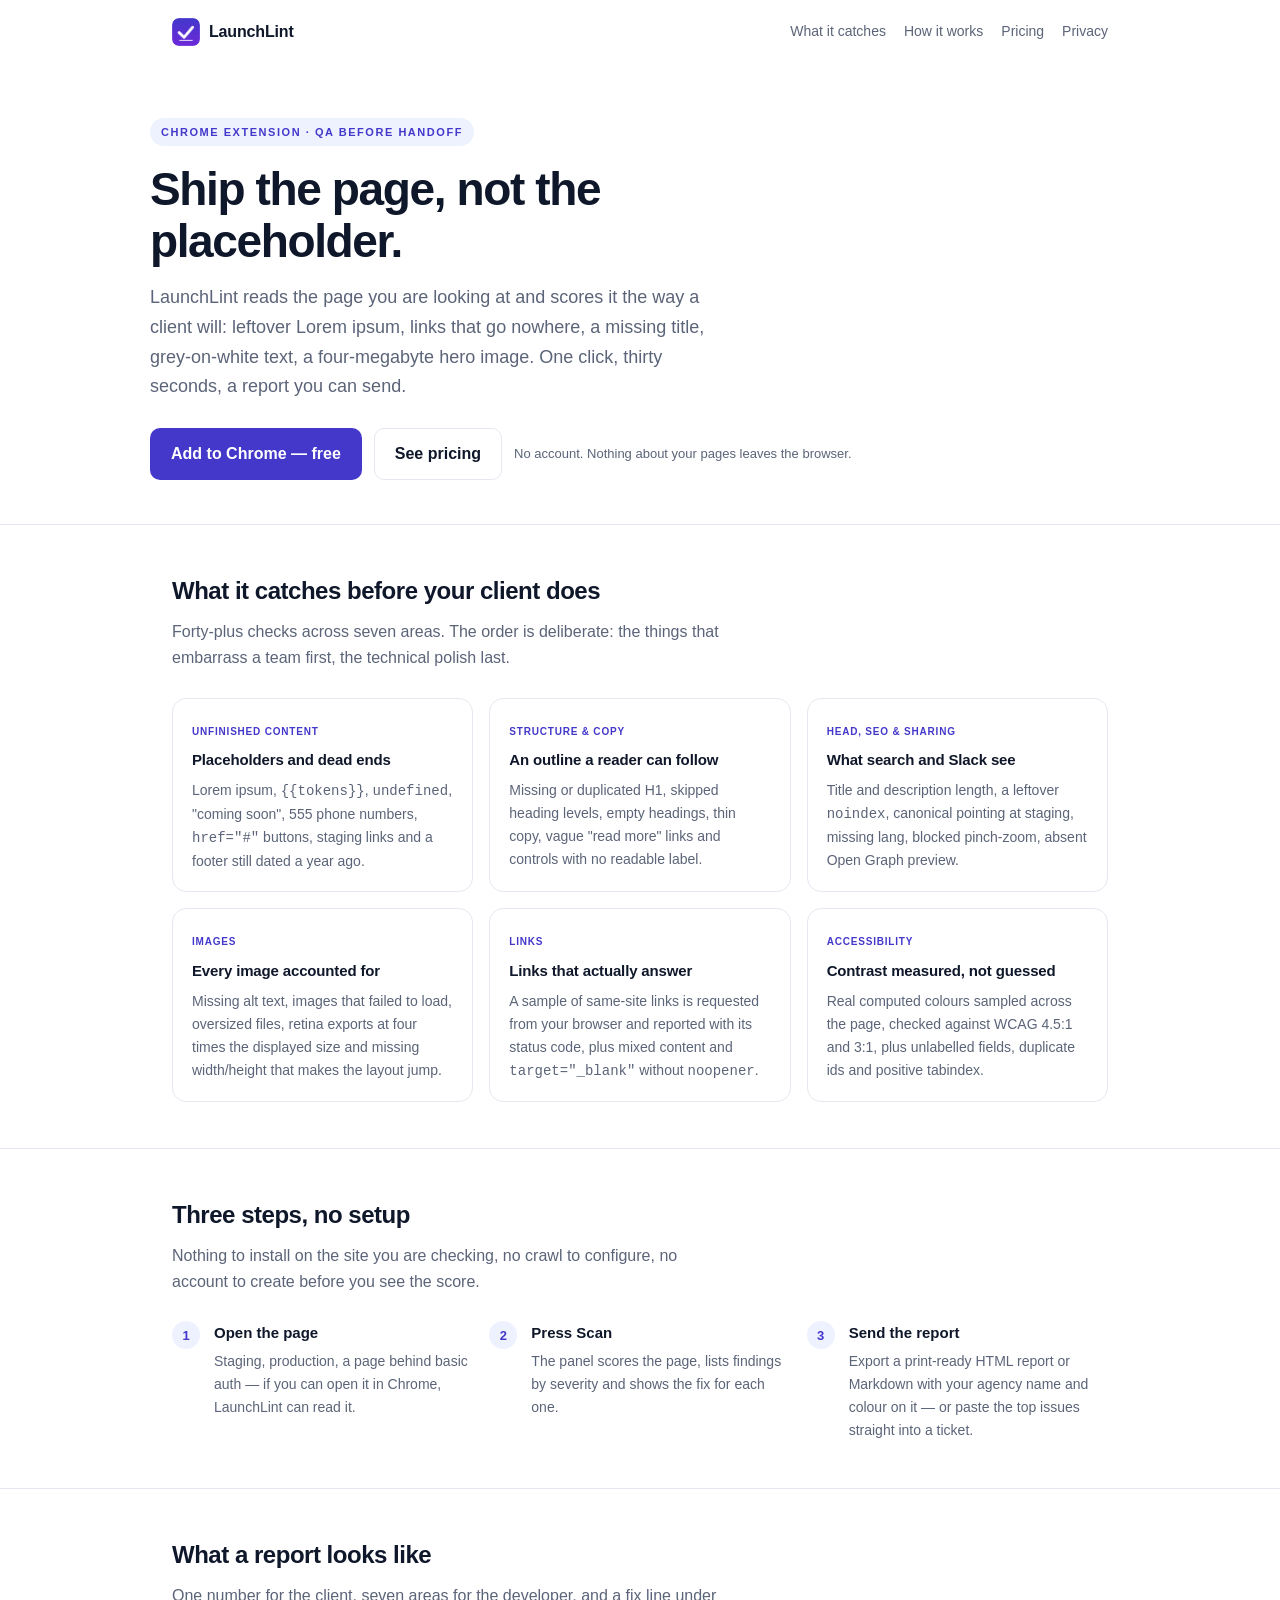
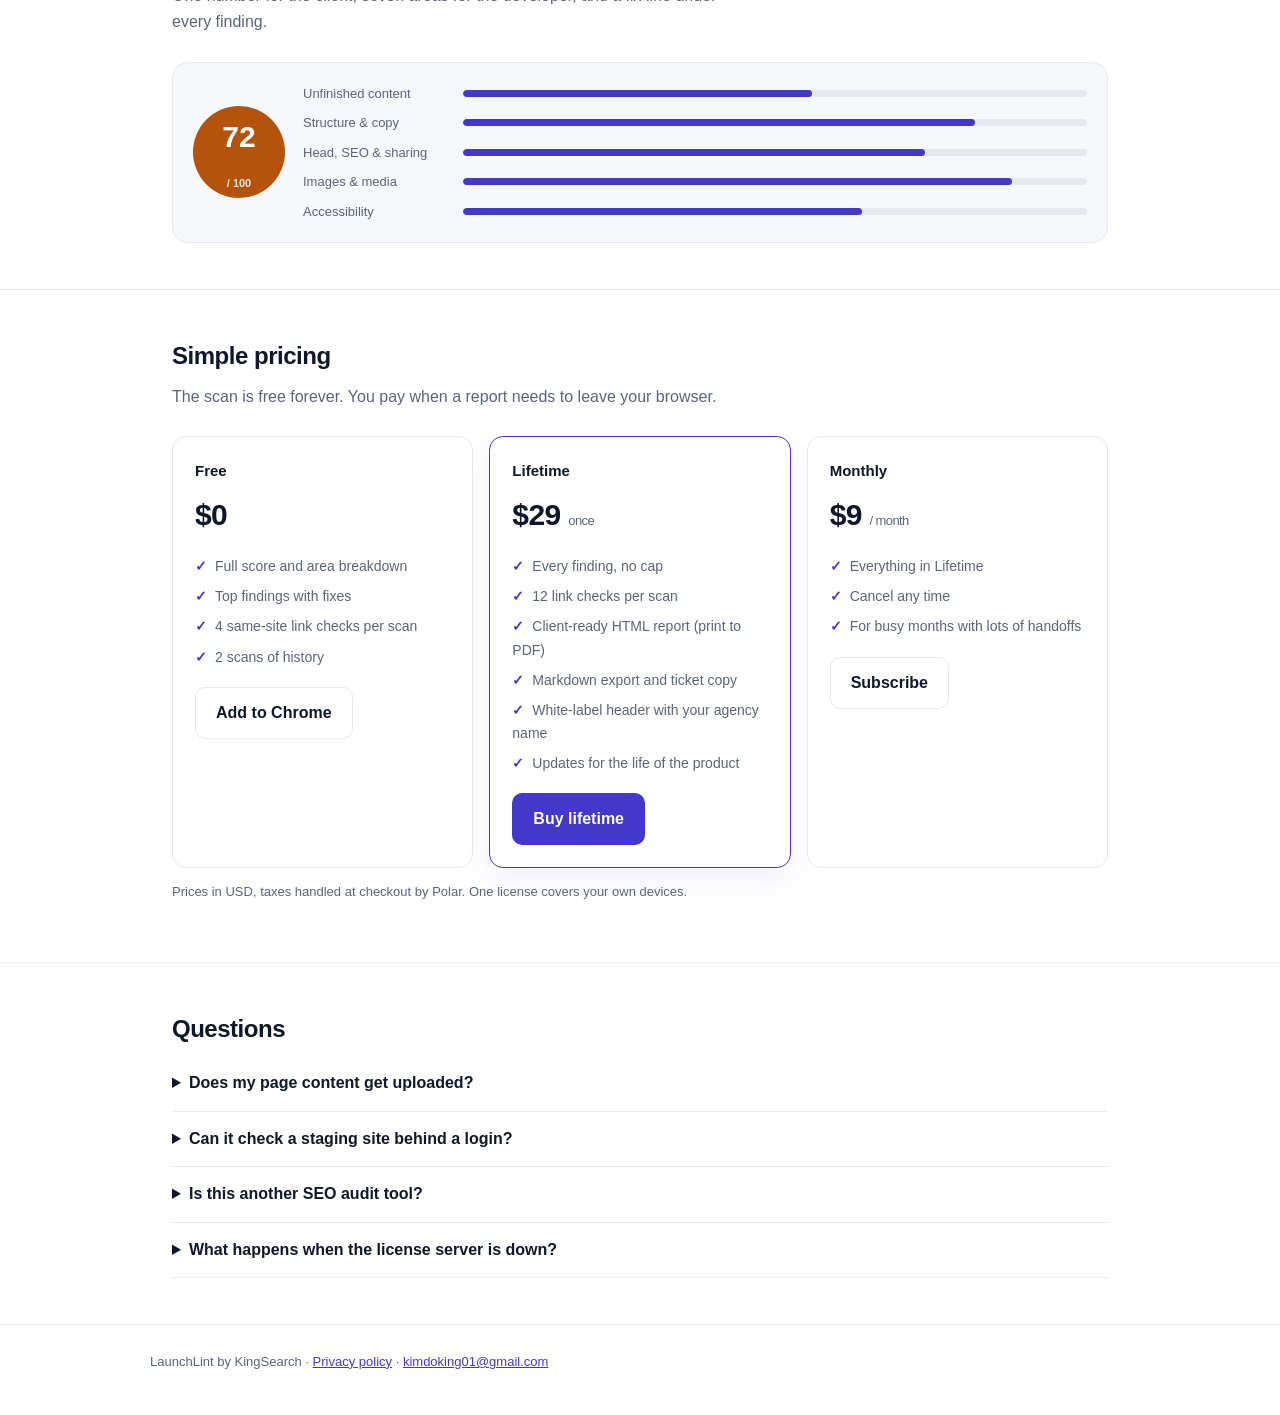
<file: index.html>
<!doctype html>
<html lang="en">
  <head>
    <meta charset="utf-8" />
    <meta name="viewport" content="width=device-width, initial-scale=1" />
    <title>LaunchLint — pre-launch QA for client websites</title>
    <meta
      name="description"
      content="Scan any page before you hand it to a client. LaunchLint catches leftover placeholders, dead links, missing meta, contrast and speed problems, then writes a branded report."
    />
    <meta property="og:title" content="LaunchLint — pre-launch QA for client websites" />
    <meta property="og:description" content="Score a page in one click, fix what would embarrass you at handoff, export a report with your own name on it." />
    <meta property="og:type" content="website" />
    <link rel="icon" href="icon-128.png" />
    <link rel="stylesheet" href="styles.css" />
  </head>
  <body>
    <header class="site-head">
      <a class="brand" href="./index.html">
        <img src="icon-128.png" alt="" width="28" height="28" />
        <span>LaunchLint</span>
      </a>
      <nav>
        <a href="#features">What it catches</a>
        <a href="#how">How it works</a>
        <a href="#pricing">Pricing</a>
        <a href="./privacy.html">Privacy</a>
      </nav>
    </header>

    <main>
      <div class="wrap hero">
        <span class="kicker">Chrome extension · QA before handoff</span>
        <h1>Ship the page, not the placeholder.</h1>
        <p class="lead">
          LaunchLint reads the page you are looking at and scores it the way a client will: leftover Lorem ipsum,
          links that go nowhere, a missing title, grey-on-white text, a four-megabyte hero image. One click, thirty
          seconds, a report you can send.
        </p>
        <div class="cta-row">
          <a class="button" href="https://chromewebstore.google.com/" target="_blank" rel="noopener">Add to Chrome — free</a>
          <a class="button secondary" href="#pricing">See pricing</a>
          <span class="micro">No account. Nothing about your pages leaves the browser.</span>
        </div>
      </div>

      <section id="features">
        <div class="wrap">
          <h2>What it catches before your client does</h2>
          <p class="sub">
            Forty-plus checks across seven areas. The order is deliberate: the things that embarrass a team first,
            the technical polish last.
          </p>
          <div class="grid">
            <article class="card">
              <span class="tag">Unfinished content</span>
              <h3>Placeholders and dead ends</h3>
              <p>Lorem ipsum, <code>{{tokens}}</code>, <code>undefined</code>, "coming soon", 555 phone numbers, <code>href="#"</code> buttons, staging links and a footer still dated a year ago.</p>
            </article>
            <article class="card">
              <span class="tag">Structure &amp; copy</span>
              <h3>An outline a reader can follow</h3>
              <p>Missing or duplicated H1, skipped heading levels, empty headings, thin copy, vague "read more" links and controls with no readable label.</p>
            </article>
            <article class="card">
              <span class="tag">Head, SEO &amp; sharing</span>
              <h3>What search and Slack see</h3>
              <p>Title and description length, a leftover <code>noindex</code>, canonical pointing at staging, missing lang, blocked pinch-zoom, absent Open Graph preview.</p>
            </article>
            <article class="card">
              <span class="tag">Images</span>
              <h3>Every image accounted for</h3>
              <p>Missing alt text, images that failed to load, oversized files, retina exports at four times the displayed size and missing width/height that makes the layout jump.</p>
            </article>
            <article class="card">
              <span class="tag">Links</span>
              <h3>Links that actually answer</h3>
              <p>A sample of same-site links is requested from your browser and reported with its status code, plus mixed content and <code>target="_blank"</code> without <code>noopener</code>.</p>
            </article>
            <article class="card">
              <span class="tag">Accessibility</span>
              <h3>Contrast measured, not guessed</h3>
              <p>Real computed colours sampled across the page, checked against WCAG 4.5:1 and 3:1, plus unlabelled fields, duplicate ids and positive tabindex.</p>
            </article>
          </div>
        </div>
      </section>

      <section id="how">
        <div class="wrap">
          <h2>Three steps, no setup</h2>
          <p class="sub">Nothing to install on the site you are checking, no crawl to configure, no account to create before you see the score.</p>
          <div class="steps">
            <div class="step">
              <h3>Open the page</h3>
              <p>Staging, production, a page behind basic auth — if you can open it in Chrome, LaunchLint can read it.</p>
            </div>
            <div class="step">
              <h3>Press Scan</h3>
              <p>The panel scores the page, lists findings by severity and shows the fix for each one.</p>
            </div>
            <div class="step">
              <h3>Send the report</h3>
              <p>Export a print-ready HTML report or Markdown with your agency name and colour on it — or paste the top issues straight into a ticket.</p>
            </div>
          </div>
        </div>
      </section>

      <section>
        <div class="wrap">
          <h2>What a report looks like</h2>
          <p class="sub">One number for the client, seven areas for the developer, and a fix line under every finding.</p>
          <div class="report-mock">
            <div class="score">72<small>/ 100</small></div>
            <div class="bars">
              <div class="bar-row"><span>Unfinished content</span><span class="bar"><span style="width:56%"></span></span></div>
              <div class="bar-row"><span>Structure &amp; copy</span><span class="bar"><span style="width:82%"></span></span></div>
              <div class="bar-row"><span>Head, SEO &amp; sharing</span><span class="bar"><span style="width:74%"></span></span></div>
              <div class="bar-row"><span>Images &amp; media</span><span class="bar"><span style="width:88%"></span></span></div>
              <div class="bar-row"><span>Accessibility</span><span class="bar"><span style="width:64%"></span></span></div>
            </div>
          </div>
        </div>
      </section>

      <section id="pricing">
        <div class="wrap">
          <h2>Simple pricing</h2>
          <p class="sub">The scan is free forever. You pay when a report needs to leave your browser.</p>
          <div class="pricing">
            <article class="price-card">
              <h3>Free</h3>
              <p class="price">$0</p>
              <ul>
                <li>Full score and area breakdown</li>
                <li>Top findings with fixes</li>
                <li>4 same-site link checks per scan</li>
                <li>2 scans of history</li>
              </ul>
              <a class="button secondary" href="https://chromewebstore.google.com/" target="_blank" rel="noopener">Add to Chrome</a>
            </article>
            <article class="price-card featured">
              <h3>Lifetime</h3>
              <p class="price">$29 <span>once</span></p>
              <ul>
                <li>Every finding, no cap</li>
                <li>12 link checks per scan</li>
                <li>Client-ready HTML report (print to PDF)</li>
                <li>Markdown export and ticket copy</li>
                <li>White-label header with your agency name</li>
                <li>Updates for the life of the product</li>
              </ul>
              <a class="button" id="buy-lifetime" href="https://buy.polar.sh/polar_cl_JtZH7ogqs9XkS4Gg946CDhWG48Qo4FWJEb6TP0Q9VF5">Buy lifetime</a>
            </article>
            <article class="price-card">
              <h3>Monthly</h3>
              <p class="price">$9 <span>/ month</span></p>
              <ul>
                <li>Everything in Lifetime</li>
                <li>Cancel any time</li>
                <li>For busy months with lots of handoffs</li>
              </ul>
              <a class="button secondary" id="buy-monthly" href="https://buy.polar.sh/polar_cl_syyPDJYti7ToRDSUmLZfbSVehUBoMngRCiqTu1Zot1B">Subscribe</a>
            </article>
          </div>
          <p class="micro">Prices in USD, taxes handled at checkout by Polar. One license covers your own devices.</p>
        </div>
      </section>

      <section class="faq">
        <div class="wrap">
          <h2>Questions</h2>
          <details>
            <summary>Does my page content get uploaded?</summary>
            <p>No. The analysis runs inside the page's tab and the result stays in extension storage on your device. The only outbound call is the license check with Polar, which sends your key and a device label — never page data.</p>
          </details>
          <details>
            <summary>Can it check a staging site behind a login?</summary>
            <p>Yes, as long as you can open it in Chrome. LaunchLint audits the page you are signed in to, which is exactly the case hosted audit tools usually cannot handle.</p>
          </details>
          <details>
            <summary>Is this another SEO audit tool?</summary>
            <p>It overlaps on purpose — a page that cannot be indexed or read is a page that failed — but the point is the handoff. Placeholders, dead links, broken images and leftover noindex are the checks that stop a launch, and they come first here.</p>
          </details>
          <details>
            <summary>What happens when the license server is down?</summary>
            <p>A successful license check is honoured for seven days offline, so a network problem never locks you out of a tool that runs locally.</p>
          </details>
        </div>
      </section>
    </main>

    <footer class="site-foot">
      <p>LaunchLint by KingSearch · <a href="./privacy.html">Privacy policy</a> · <a href="mailto:kimdoking01@gmail.com">kimdoking01@gmail.com</a></p>
    </footer>
    <script>
      // Checkout links are filled in from the Polar store once it exists.
      const links = {
        lifetime: 'https://buy.polar.sh/polar_cl_JtZH7ogqs9XkS4Gg946CDhWG48Qo4FWJEb6TP0Q9VF5',
        monthly: 'https://buy.polar.sh/polar_cl_syyPDJYti7ToRDSUmLZfbSVehUBoMngRCiqTu1Zot1B',
      };
      for (const [plan, url] of Object.entries(links)) {
        const node = document.getElementById(`buy-${plan}`);
        if (node && url) node.href = url;
      }
    </script>
  </body>
</html>
</file>
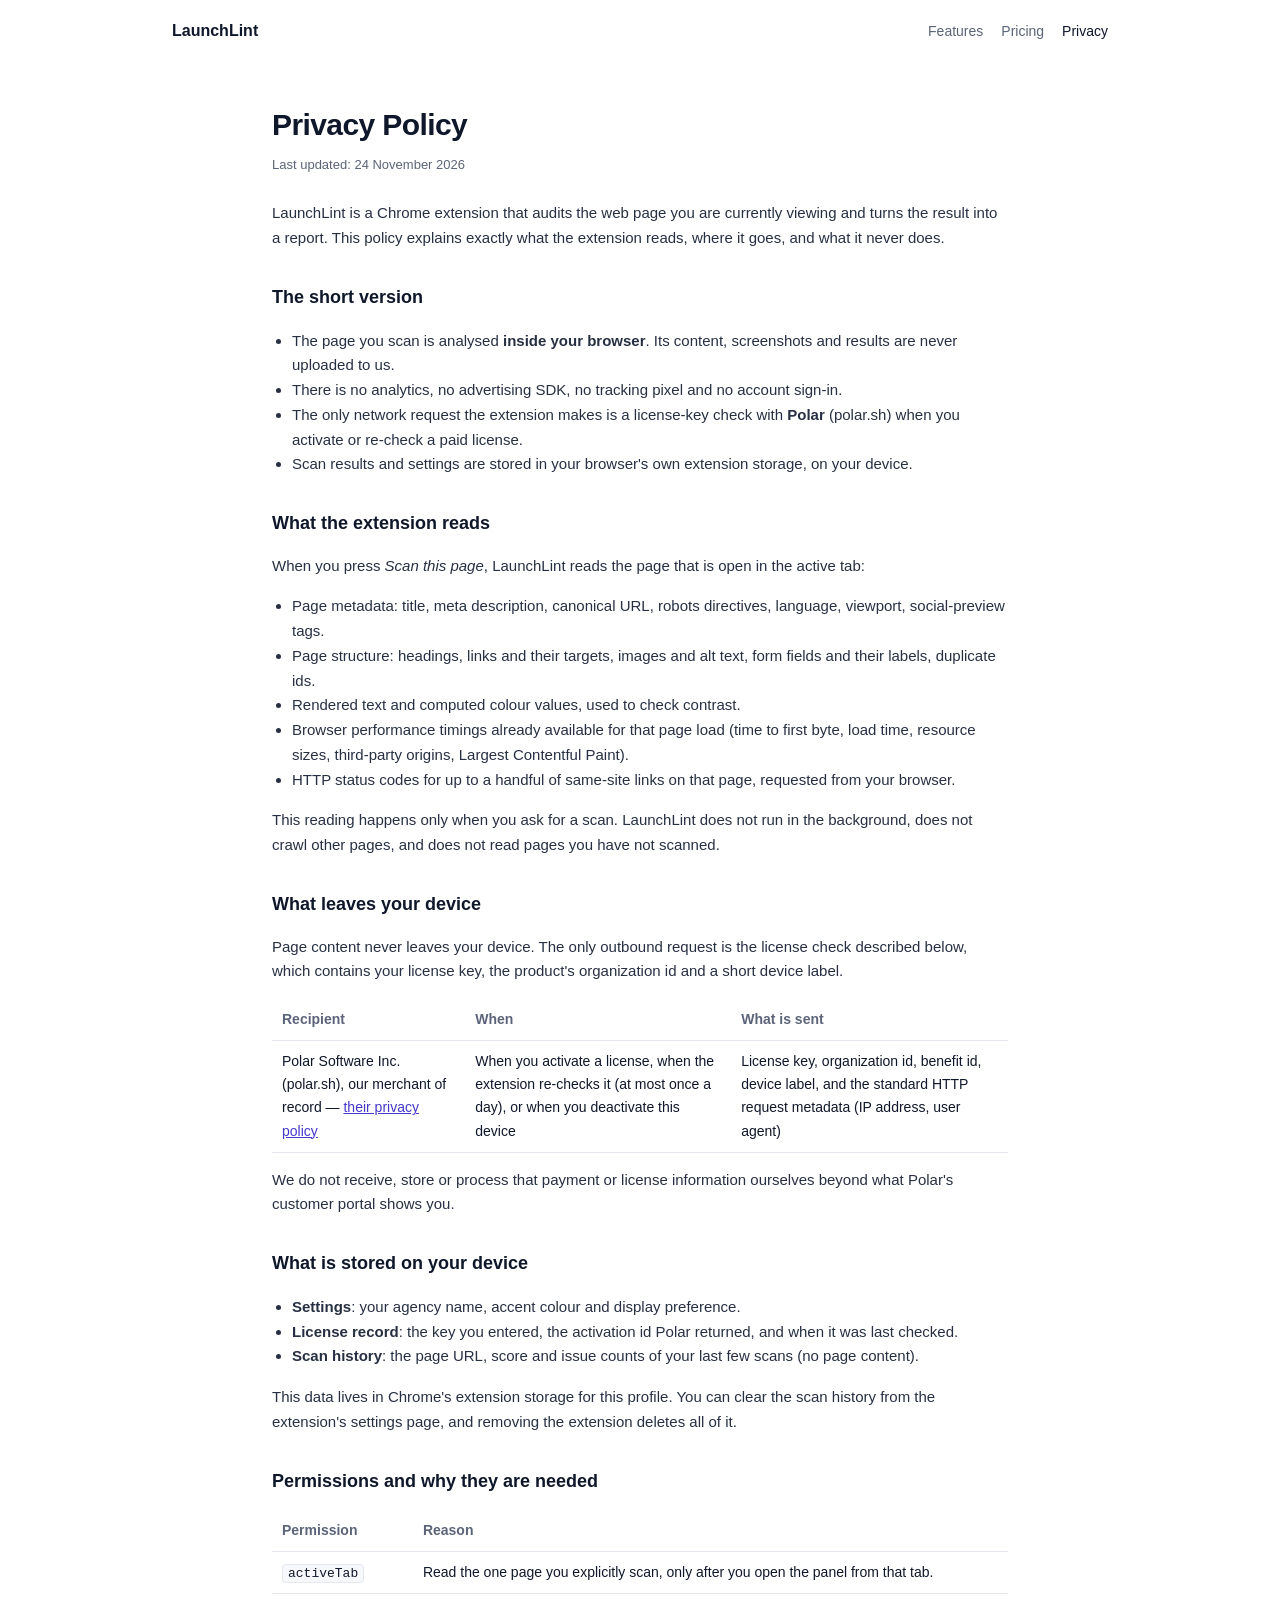
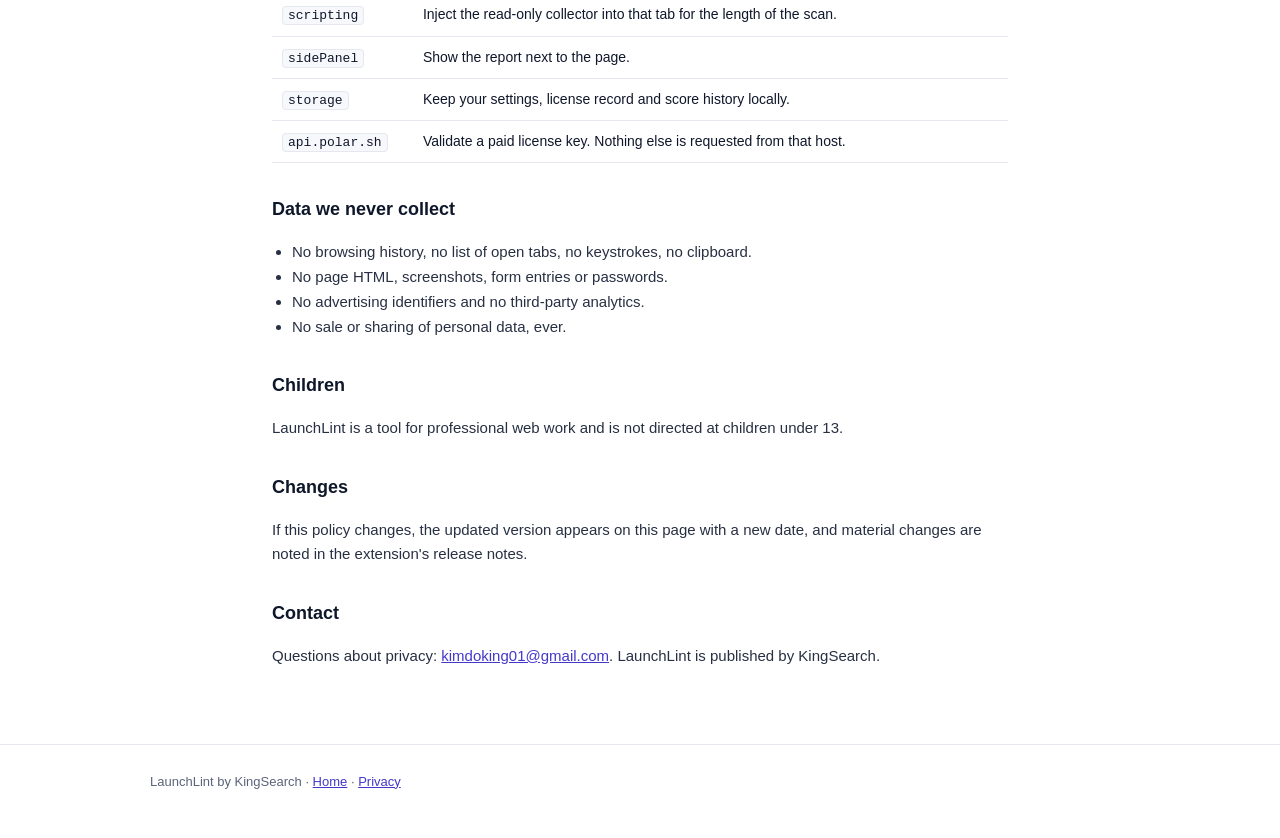
<file: privacy.html>
<!doctype html>
<html lang="en">
  <head>
    <meta charset="utf-8" />
    <meta name="viewport" content="width=device-width, initial-scale=1" />
    <title>LaunchLint — Privacy Policy</title>
    <meta name="description" content="How the LaunchLint Chrome extension handles page data, license keys and settings." />
    <style>
      :root { --ink: #0f172a; --muted: #5b6478; --line: #e6e8f0; --soft: #f7f8fc; --accent: #4338ca; }
      * { box-sizing: border-box; }
      body { margin: 0; background: #fff; color: var(--ink); font: 16px/1.65 -apple-system, BlinkMacSystemFont, "Segoe UI", Roboto, "Helvetica Neue", Arial, sans-serif; }
      a { color: var(--accent); }
      .site-head { display: flex; align-items: center; gap: 14px; max-width: 980px; margin: 0 auto; padding: 18px 22px; }
      .site-head .brand { display: flex; align-items: center; gap: 9px; font-weight: 700; text-decoration: none; color: var(--ink); }
      .site-head .brand img { border-radius: 7px; }
      .site-head nav { margin-left: auto; display: flex; gap: 18px; font-size: 14px; }
      .site-head nav a { color: var(--muted); text-decoration: none; }
      .site-head nav a:hover, .site-head nav a[aria-current="page"] { color: var(--ink); }
      .legal { max-width: 780px; margin: 0 auto; padding: 28px 22px 60px; }
      .legal h1 { font-size: 30px; letter-spacing: -0.02em; margin: 10px 0 4px; }
      .legal .updated { color: var(--muted); font-size: 13px; margin: 0 0 26px; }
      .legal h2 { font-size: 18px; margin: 32px 0 8px; }
      .legal p, .legal li { color: #273043; font-size: 15px; }
      .legal ul { padding-left: 20px; }
      .legal table { width: 100%; border-collapse: collapse; margin: 14px 0; font-size: 14px; }
      .legal th, .legal td { text-align: left; padding: 9px 10px; border-bottom: 1px solid var(--line); vertical-align: top; }
      .legal th { color: var(--muted); font-weight: 600; }
      .legal code { font: 13px ui-monospace, SFMono-Regular, Menlo, monospace; background: var(--soft); border: 1px solid var(--line); border-radius: 4px; padding: 1px 5px; }
      .site-foot { border-top: 1px solid var(--line); padding: 26px 22px 46px; color: var(--muted); font-size: 13px; }
      .site-foot p { max-width: 980px; margin: 0 auto; }
    </style>
  </head>
  <body>
    <header class="site-head">
      <a class="brand" href="https://kimdoking01-hash.github.io/1aunchlint--site/">
        <span>LaunchLint</span>
      </a>
      <nav>
        <a href="https://kimdoking01-hash.github.io/1aunchlint--site/#features">Features</a>
        <a href="https://kimdoking01-hash.github.io/1aunchlint--site/#pricing">Pricing</a>
        <a href="./privacy.html" aria-current="page">Privacy</a>
      </nav>
    </header>

    <main class="legal">
      <h1>Privacy Policy</h1>
      <p class="updated">Last updated: 24 November 2026</p>

      <p>
        LaunchLint is a Chrome extension that audits the web page you are currently viewing and turns the result into
        a report. This policy explains exactly what the extension reads, where it goes, and what it never does.
      </p>

      <h2>The short version</h2>
      <ul>
        <li>The page you scan is analysed <strong>inside your browser</strong>. Its content, screenshots and results are never uploaded to us.</li>
        <li>There is no analytics, no advertising SDK, no tracking pixel and no account sign-in.</li>
        <li>The only network request the extension makes is a license-key check with <strong>Polar</strong> (polar.sh) when you activate or re-check a paid license.</li>
        <li>Scan results and settings are stored in your browser's own extension storage, on your device.</li>
      </ul>

      <h2>What the extension reads</h2>
      <p>When you press <em>Scan this page</em>, LaunchLint reads the page that is open in the active tab:</p>
      <ul>
        <li>Page metadata: title, meta description, canonical URL, robots directives, language, viewport, social-preview tags.</li>
        <li>Page structure: headings, links and their targets, images and alt text, form fields and their labels, duplicate ids.</li>
        <li>Rendered text and computed colour values, used to check contrast.</li>
        <li>Browser performance timings already available for that page load (time to first byte, load time, resource sizes, third-party origins, Largest Contentful Paint).</li>
        <li>HTTP status codes for up to a handful of same-site links on that page, requested from your browser.</li>
      </ul>
      <p>
        This reading happens only when you ask for a scan. LaunchLint does not run in the background, does not crawl
        other pages, and does not read pages you have not scanned.
      </p>

      <h2>What leaves your device</h2>
      <p>
        Page content never leaves your device. The only outbound request is the license check described below, which
        contains your license key, the product's organization id and a short device label.
      </p>
      <table>
        <thead>
          <tr><th>Recipient</th><th>When</th><th>What is sent</th></tr>
        </thead>
        <tbody>
          <tr>
            <td>Polar Software Inc. (polar.sh), our merchant of record — <a href="https://polar.sh/legal/privacy" target="_blank" rel="noopener">their privacy policy</a></td>
            <td>When you activate a license, when the extension re-checks it (at most once a day), or when you deactivate this device</td>
            <td>License key, organization id, benefit id, device label, and the standard HTTP request metadata (IP address, user agent)</td>
          </tr>
        </tbody>
      </table>
      <p>We do not receive, store or process that payment or license information ourselves beyond what Polar's customer portal shows you.</p>

      <h2>What is stored on your device</h2>
      <ul>
        <li><strong>Settings</strong>: your agency name, accent colour and display preference.</li>
        <li><strong>License record</strong>: the key you entered, the activation id Polar returned, and when it was last checked.</li>
        <li><strong>Scan history</strong>: the page URL, score and issue counts of your last few scans (no page content).</li>
      </ul>
      <p>
        This data lives in Chrome's extension storage for this profile. You can clear the scan history from the
        extension's settings page, and removing the extension deletes all of it.
      </p>

      <h2>Permissions and why they are needed</h2>
      <table>
        <thead>
          <tr><th>Permission</th><th>Reason</th></tr>
        </thead>
        <tbody>
          <tr><td><code>activeTab</code></td><td>Read the one page you explicitly scan, only after you open the panel from that tab.</td></tr>
          <tr><td><code>scripting</code></td><td>Inject the read-only collector into that tab for the length of the scan.</td></tr>
          <tr><td><code>sidePanel</code></td><td>Show the report next to the page.</td></tr>
          <tr><td><code>storage</code></td><td>Keep your settings, license record and score history locally.</td></tr>
          <tr><td><code>api.polar.sh</code></td><td>Validate a paid license key. Nothing else is requested from that host.</td></tr>
        </tbody>
      </table>

      <h2>Data we never collect</h2>
      <ul>
        <li>No browsing history, no list of open tabs, no keystrokes, no clipboard.</li>
        <li>No page HTML, screenshots, form entries or passwords.</li>
        <li>No advertising identifiers and no third-party analytics.</li>
        <li>No sale or sharing of personal data, ever.</li>
      </ul>

      <h2>Children</h2>
      <p>LaunchLint is a tool for professional web work and is not directed at children under 13.</p>

      <h2>Changes</h2>
      <p>
        If this policy changes, the updated version appears on this page with a new date, and material changes are
        noted in the extension's release notes.
      </p>

      <h2>Contact</h2>
      <p>
        Questions about privacy: <a href="mailto:kimdoking01@gmail.com">kimdoking01@gmail.com</a>. LaunchLint is
        published by KingSearch.
      </p>
    </main>

    <footer class="site-foot">
      <p>LaunchLint by KingSearch · <a href="https://kimdoking01-hash.github.io/1aunchlint--site/">Home</a> · <a href="./privacy.html">Privacy</a></p>
    </footer>
  </body>
</html>
</file>
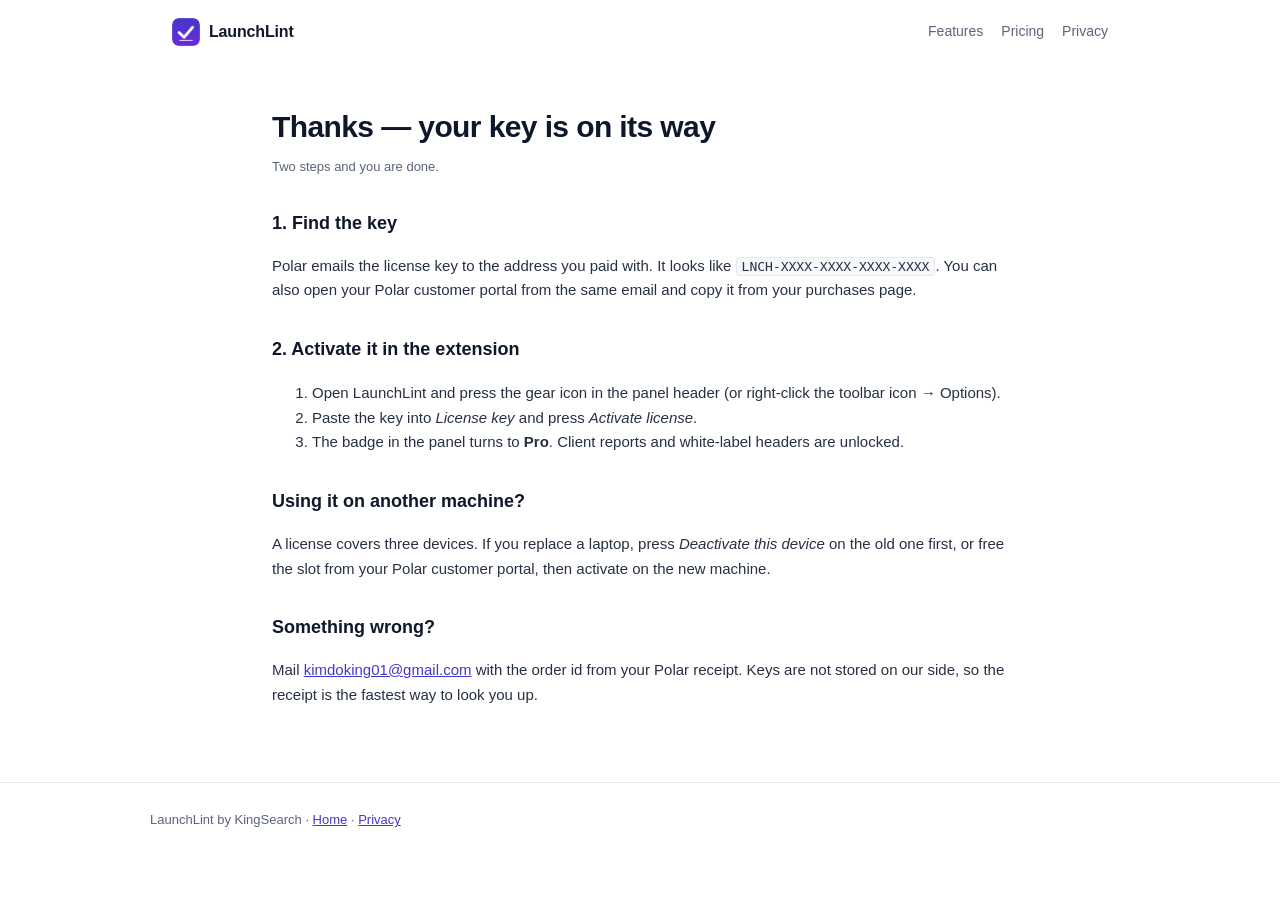
<file: thanks.html>
<!doctype html>
<html lang="en">
  <head>
    <meta charset="utf-8" />
    <meta name="viewport" content="width=device-width, initial-scale=1" />
    <title>LaunchLint — your license key</title>
    <meta name="robots" content="noindex" />
    <link rel="icon" href="icon-128.png" />
    <link rel="stylesheet" href="styles.css" />
  </head>
  <body>
    <header class="site-head">
      <a class="brand" href="./index.html">
        <img src="icon-128.png" alt="" width="28" height="28" />
        <span>LaunchLint</span>
      </a>
      <nav>
        <a href="./index.html#features">Features</a>
        <a href="./index.html#pricing">Pricing</a>
        <a href="./privacy.html">Privacy</a>
      </nav>
    </header>

    <main class="legal">
      <h1>Thanks — your key is on its way</h1>
      <p class="updated">Two steps and you are done.</p>

      <h2>1. Find the key</h2>
      <p>
        Polar emails the license key to the address you paid with. It looks like
        <code>LNCH-XXXX-XXXX-XXXX-XXXX</code>. You can also open your Polar customer portal from the
        same email and copy it from your purchases page.
      </p>

      <h2>2. Activate it in the extension</h2>
      <ol>
        <li>Open LaunchLint and press the gear icon in the panel header (or right-click the toolbar icon → Options).</li>
        <li>Paste the key into <em>License key</em> and press <em>Activate license</em>.</li>
        <li>The badge in the panel turns to <strong>Pro</strong>. Client reports and white-label headers are unlocked.</li>
      </ol>

      <h2>Using it on another machine?</h2>
      <p>
        A license covers three devices. If you replace a laptop, press <em>Deactivate this device</em> on the old
        one first, or free the slot from your Polar customer portal, then activate on the new machine.
      </p>

      <h2>Something wrong?</h2>
      <p>
        Mail <a href="mailto:kimdoking01@gmail.com">kimdoking01@gmail.com</a> with the order id from your Polar
        receipt. Keys are not stored on our side, so the receipt is the fastest way to look you up.
      </p>
    </main>

    <footer class="site-foot">
      <p>LaunchLint by KingSearch · <a href="./index.html">Home</a> · <a href="./privacy.html">Privacy</a></p>
    </footer>
  </body>
</html>
</file>
<file: styles.css>
:root {
  --ink: #0f172a;
  --muted: #5b6478;
  --line: #e6e8f0;
  --bg: #ffffff;
  --soft: #f7f8fc;
  --accent: #4338ca;
  --accent-soft: #eef2ff;
  --radius: 14px;
}

* { box-sizing: border-box; }

html { scroll-behavior: smooth; }

body {
  margin: 0;
  background: var(--bg);
  color: var(--ink);
  font: 16px/1.65 -apple-system, BlinkMacSystemFont, "Segoe UI", Roboto, "Helvetica Neue", Arial, sans-serif;
  -webkit-font-smoothing: antialiased;
}

a { color: var(--accent); }

.wrap { max-width: 980px; margin: 0 auto; padding: 0 22px; }

.site-head {
  display: flex;
  align-items: center;
  gap: 14px;
  max-width: 980px;
  margin: 0 auto;
  padding: 18px 22px;
}
.site-head .brand { display: flex; align-items: center; gap: 9px; font-weight: 700; text-decoration: none; color: var(--ink); letter-spacing: -0.01em; }
.site-head .brand img { border-radius: 7px; }
.site-head nav { margin-left: auto; display: flex; gap: 18px; font-size: 14px; }
.site-head nav a { color: var(--muted); text-decoration: none; }
.site-head nav a:hover, .site-head nav a[aria-current="page"] { color: var(--ink); }

.hero { padding: 54px 0 44px; }
.hero .kicker {
  display: inline-block;
  font-size: 11px;
  font-weight: 700;
  letter-spacing: 0.14em;
  text-transform: uppercase;
  color: var(--accent);
  background: var(--accent-soft);
  border-radius: 99px;
  padding: 5px 11px;
  margin-bottom: 18px;
}
.hero h1 { font-size: clamp(30px, 5vw, 46px); line-height: 1.12; letter-spacing: -0.03em; margin: 0 0 16px; max-width: 18ch; }
.hero p.lead { font-size: 18px; color: var(--muted); max-width: 58ch; margin: 0 0 26px; }

.cta-row { display: flex; gap: 12px; flex-wrap: wrap; align-items: center; }
.button {
  display: inline-block;
  padding: 12px 20px;
  border-radius: 10px;
  background: var(--accent);
  color: #fff;
  font-weight: 650;
  text-decoration: none;
  border: 1px solid transparent;
}
.button:hover { filter: brightness(1.07); }
.button.secondary { background: #fff; color: var(--ink); border-color: var(--line); }
.button.secondary:hover { background: var(--soft); }
.micro { color: var(--muted); font-size: 13px; }

section { padding: 46px 0; border-top: 1px solid var(--line); }
section h2 { font-size: 24px; letter-spacing: -0.02em; margin: 0 0 8px; }
section .sub { color: var(--muted); margin: 0 0 26px; max-width: 62ch; }

.grid { display: grid; grid-template-columns: repeat(auto-fit, minmax(240px, 1fr)); gap: 16px; }
.card {
  border: 1px solid var(--line);
  border-radius: var(--radius);
  padding: 18px 19px;
  background: #fff;
}
.card h3 { margin: 0 0 6px; font-size: 15px; letter-spacing: -0.01em; }
.card p { margin: 0; color: var(--muted); font-size: 14px; }
.card .tag {
  display: inline-block;
  font-size: 10px;
  font-weight: 700;
  letter-spacing: 0.08em;
  text-transform: uppercase;
  color: var(--accent);
  margin-bottom: 8px;
}

.steps { counter-reset: step; display: grid; gap: 16px; grid-template-columns: repeat(auto-fit, minmax(230px, 1fr)); }
.step { position: relative; padding-left: 42px; }
.step::before {
  counter-increment: step;
  content: counter(step);
  position: absolute;
  left: 0;
  top: 0;
  width: 28px;
  height: 28px;
  border-radius: 99px;
  background: var(--accent-soft);
  color: var(--accent);
  font-weight: 700;
  font-size: 13px;
  display: grid;
  place-items: center;
}
.step h3 { margin: 0 0 4px; font-size: 15px; }
.step p { margin: 0; color: var(--muted); font-size: 14px; }

.report-mock {
  border: 1px solid var(--line);
  border-radius: 16px;
  padding: 20px;
  background: var(--soft);
  display: grid;
  grid-template-columns: auto 1fr;
  gap: 18px;
  align-items: center;
}
.report-mock .score {
  width: 92px;
  height: 92px;
  border-radius: 50%;
  background: #b45309;
  color: #fff;
  display: grid;
  place-items: center;
  font-size: 30px;
  font-weight: 750;
}
.report-mock .score small { display: block; font-size: 11px; font-weight: 600; opacity: 0.85; }
.report-mock .bars { display: grid; gap: 8px; }
.bar-row { display: grid; grid-template-columns: 150px 1fr; gap: 10px; align-items: center; font-size: 13px; color: var(--muted); }
.bar-row .bar { height: 7px; border-radius: 99px; background: #e6e8f0; overflow: hidden; }
.bar-row .bar span { display: block; height: 100%; border-radius: 99px; background: var(--accent); }

.pricing { display: grid; grid-template-columns: repeat(auto-fit, minmax(240px, 1fr)); gap: 16px; }
.price-card { border: 1px solid var(--line); border-radius: var(--radius); padding: 22px; }
.price-card.featured { border-color: var(--accent); box-shadow: 0 10px 30px rgb(67 56 202 / 8%); }
.price-card h3 { margin: 0 0 4px; font-size: 15px; }
.price { font-size: 30px; font-weight: 750; letter-spacing: -0.02em; margin: 6px 0 2px; }
.price span { font-size: 13px; font-weight: 500; color: var(--muted); }
.price-card ul { list-style: none; margin: 16px 0 18px; padding: 0; display: grid; gap: 7px; font-size: 14px; color: var(--muted); }
.price-card li::before { content: "✓"; color: var(--accent); font-weight: 700; margin-right: 8px; }

.faq details { border-bottom: 1px solid var(--line); padding: 14px 0; }
.faq summary { cursor: pointer; font-weight: 600; }
.faq p { color: var(--muted); margin: 8px 0 0; max-width: 70ch; }

.site-foot { border-top: 1px solid var(--line); padding: 26px 22px 46px; color: var(--muted); font-size: 13px; }
.site-foot p { max-width: 980px; margin: 0 auto; }

/* legal pages */
.legal { max-width: 780px; margin: 0 auto; padding: 28px 22px 60px; }
.legal h1 { font-size: 30px; letter-spacing: -0.02em; margin: 10px 0 4px; }
.legal .updated { color: var(--muted); font-size: 13px; margin: 0 0 26px; }
.legal h2 { font-size: 18px; margin: 32px 0 8px; }
.legal p, .legal li { color: #273043; font-size: 15px; }
.legal ul { padding-left: 20px; }
.legal table { width: 100%; border-collapse: collapse; margin: 14px 0; font-size: 14px; }
.legal th, .legal td { text-align: left; padding: 9px 10px; border-bottom: 1px solid var(--line); vertical-align: top; }
.legal th { color: var(--muted); font-weight: 600; }
.legal code { font: 13px ui-monospace, SFMono-Regular, Menlo, monospace; background: var(--soft); border: 1px solid var(--line); border-radius: 4px; padding: 1px 5px; }
</file>
